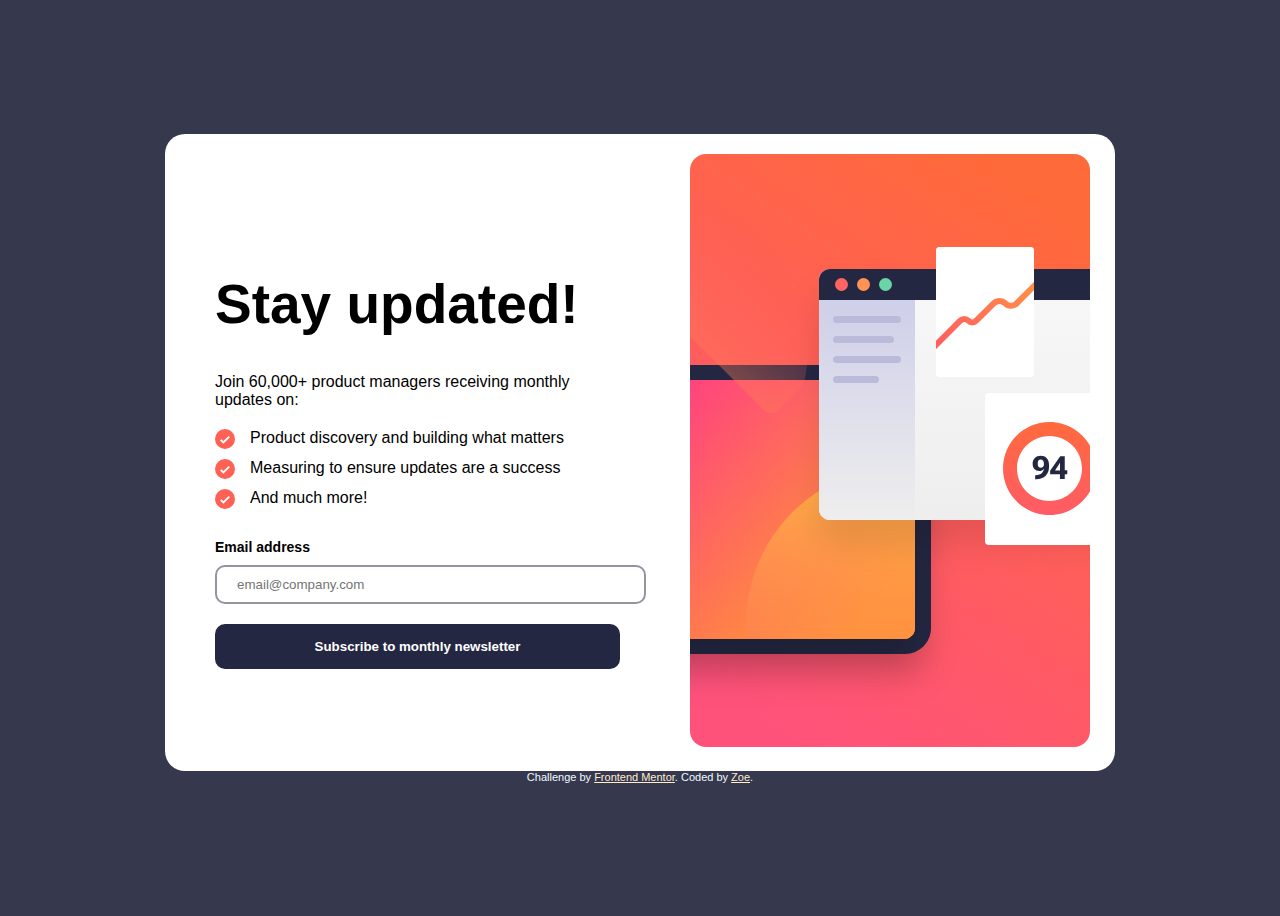
<file: index.html>
<!DOCTYPE html>
<html lang="en">
  <head>
    <meta charset="UTF-8" />
    <meta name="viewport" content="width=device-width, initial-scale=1.0" />
    <!-- displays site properly based on user's device -->

    <link
      rel="icon"
      type="image/png"
      sizes="32x32"
      href="./assets/images/favicon-32x32.png"
    />
    <link
      rel="stylesheet"
      href="https://cdn.jsdelivr.net/npm/bootstrap@4.5.3/dist/css/bootstrap.min.css"
      integrity="sha384-TX8t27EcRE3e/ihU7zmQxVncDAy5uIKz4rEkgIXeMed4M0jlfIDPvg6uqKI2xXr2"
      crossorigin="anonymous"
    />

    <title>
      Frontend Mentor | Newsletter sign-up form with success message
    </title>
    <link rel="stylesheet" href="app.css" />
    <!-- Feel free to remove these styles or customise in your own stylesheet 👍 -->
    <style>
      .attribution {
        font-size: 11px;
        text-align: center;
      }
      .attribution a {
        color: hsl(228, 45%, 44%);
      }
    </style>
  </head>

  <body>
    <!-- Sign-up form start -->
    <div id="sign_up_board">
      <div id="mobile_pic">
        <svg
          xmlns="http://www.w3.org/2000/svg"
          xmlns:xlink="http://www.w3.org/1999/xlink"
          viewBox="0 0 375 284"
        >
          <defs>
            <linearGradient id="b" x1="100%" x2="0%" y1="21.322%" y2="78.678%">
              <stop offset="0%" stop-color="#FF6A3A" />
              <stop offset="100%" stop-color="#FF527B" />
            </linearGradient>
            <linearGradient
              id="h"
              x1="22.319%"
              x2="99.127%"
              y1="28.497%"
              y2="70.858%"
            >
              <stop offset="0%" stop-color="#FF3E83" />
              <stop offset="100%" stop-color="#FF9F2E" />
            </linearGradient>
            <linearGradient id="k" x1="50%" x2="50%" y1="0%" y2="100%">
              <stop offset="0%" stop-color="#FFB443" />
              <stop offset="100%" stop-color="#FF5B64" stop-opacity="0" />
            </linearGradient>
            <linearGradient id="o" x1="50%" x2="50%" y1="0%" y2="100%">
              <stop offset="0%" stop-color="#F8F8F8" />
              <stop offset="100%" stop-color="#EEE" />
            </linearGradient>
            <linearGradient id="p" x1="50%" x2="50%" y1="0%" y2="100%">
              <stop offset="0%" stop-color="#CACBE8" />
              <stop offset="100%" stop-color="#EEE" />
              <stop offset="100%" stop-color="#CACBE8" />
            </linearGradient>
            <linearGradient
              id="r"
              x1="97.791%"
              x2="7.729%"
              y1="26.944%"
              y2="71.879%"
            >
              <stop offset="0%" stop-color="#FF9049" />
              <stop offset="100%" stop-color="#FF5E5E" />
            </linearGradient>
            <linearGradient id="t" x1="50%" x2="50%" y1="0%" y2="100%">
              <stop offset="0%" stop-color="#FF6A3D" />
              <stop offset="100%" stop-color="#FF5B66" />
            </linearGradient>
            <path
              id="a"
              d="M0 0v268c0 8.837 7.163 16 16 16h343c8.837 0 16-7.163 16-16V0H0Z"
            />
            <path
              id="e"
              d="M0 14.054C0 6.292 6.292 0 14.054 0H220c7.762 0 14.054 6.292 14.054 14.054v128.108c0 7.762-6.292 14.054-14.054 14.054H14.054C6.292 156.216 0 149.924 0 142.162V14.054Z"
            />
            <path
              id="g"
              d="M0 5.946A5.946 5.946 0 0 1 5.946 0H210.81a5.946 5.946 0 0 1 5.946 5.946v128.108A5.946 5.946 0 0 1 210.81 140H5.946A5.946 5.946 0 0 1 0 134.054V5.946Z"
            />
            <path
              id="i"
              d="M0 5.946A5.946 5.946 0 0 1 5.946 0H210.81a5.946 5.946 0 0 1 5.946 5.946v128.108A5.946 5.946 0 0 1 210.81 140H5.946A5.946 5.946 0 0 1 0 134.054V5.946Z"
            />
            <path
              id="n"
              d="M0 5.946A5.946 5.946 0 0 1 5.946 0h222.162a5.946 5.946 0 0 1 5.946 5.946V129.73a5.946 5.946 0 0 1-5.946 5.946H5.946A5.946 5.946 0 0 1 0 129.73V5.946Z"
            />
            <path
              id="q"
              d="M0 2.162C0 .968.968 0 2.162 0h48.649c1.194 0 2.162.968 2.162 2.162v65.946a2.162 2.162 0 0 1-2.162 2.162H2.162A2.162 2.162 0 0 1 0 68.108V2.162Z"
            />
            <filter
              id="d"
              width="151.3%"
              height="176.8%"
              x="-25.6%"
              y="-23%"
              filterUnits="objectBoundingBox"
            >
              <feOffset dy="24" in="SourceAlpha" result="shadowOffsetOuter1" />
              <feGaussianBlur
                in="shadowOffsetOuter1"
                result="shadowBlurOuter1"
                stdDeviation="16"
              />
              <feColorMatrix
                in="shadowBlurOuter1"
                values="0 0 0 0 0 0 0 0 0 0 0 0 0 0 0 0 0 0 0.100000001 0"
              />
            </filter>
            <filter
              id="f"
              width="155.4%"
              height="185.7%"
              x="-27.7%"
              y="-25.7%"
              filterUnits="objectBoundingBox"
            >
              <feOffset dy="24" in="SourceAlpha" result="shadowOffsetOuter1" />
              <feGaussianBlur
                in="shadowOffsetOuter1"
                result="shadowBlurOuter1"
                stdDeviation="16"
              />
              <feColorMatrix
                in="shadowBlurOuter1"
                values="0 0 0 0 0 0 0 0 0 0 0 0 0 0 0 0 0 0 0.100000001 0"
              />
            </filter>
            <filter
              id="j"
              width="155.4%"
              height="185.7%"
              x="-27.7%"
              y="-25.7%"
              filterUnits="objectBoundingBox"
            >
              <feOffset dy="24" in="SourceAlpha" result="shadowOffsetOuter1" />
              <feGaussianBlur
                in="shadowOffsetOuter1"
                result="shadowBlurOuter1"
                stdDeviation="16"
              />
              <feColorMatrix
                in="shadowBlurOuter1"
                values="0 0 0 0 0 0 0 0 0 0 0 0 0 0 0 0 0 0 0.100000001 0"
              />
            </filter>
            <filter
              id="m"
              width="151.3%"
              height="188.4%"
              x="-25.6%"
              y="-26.5%"
              filterUnits="objectBoundingBox"
            >
              <feOffset dy="24" in="SourceAlpha" result="shadowOffsetOuter1" />
              <feGaussianBlur
                in="shadowOffsetOuter1"
                result="shadowBlurOuter1"
                stdDeviation="16"
              />
              <feColorMatrix
                in="shadowBlurOuter1"
                values="0 0 0 0 0 0 0 0 0 0 0 0 0 0 0 0 0 0 0.100000001 0"
              />
            </filter>
          </defs>
          <g fill="none" fill-rule="evenodd">
            <mask id="c" fill="#fff"><use xlink:href="#a" /></mask>
            <path
              d="M0 0v268c0 8.837 7.163 16 16 16h343c8.837 0 16-7.163 16-16V0H0Z"
            />
            <path
              fill="url(#b)"
              fill-rule="nonzero"
              d="M0 0v268c0 8.837 7.163 16 16 16h343c8.837 0 16-7.163 16-16V0H0Z"
              mask="url(#c)"
            />
            <g mask="url(#c)">
              <g fill-rule="nonzero" transform="translate(-16 87.784)">
                <use xlink:href="#e" fill="#000" filter="url(#d)" />
                <use xlink:href="#e" fill="#242742" />
              </g>
              <g transform="translate(-7.351 95.892)">
                <g fill-rule="nonzero">
                  <use xlink:href="#g" fill="#000" filter="url(#f)" />
                  <use xlink:href="#g" fill="url(#h)" />
                </g>
                <mask id="l" fill="#fff"><use xlink:href="#i" /></mask>
                <g fill-rule="nonzero">
                  <use xlink:href="#i" fill="#000" filter="url(#j)" />
                  <use xlink:href="#i" fill="url(#h)" />
                </g>
                <circle
                  cx="210.81"
                  cy="131.892"
                  r="85.405"
                  fill="url(#k)"
                  fill-rule="nonzero"
                  mask="url(#l)"
                />
                <circle
                  cx="73.754"
                  cy="-18.678"
                  r="85.405"
                  fill="url(#k)"
                  fill-rule="nonzero"
                  mask="url(#l)"
                  transform="rotate(-135 73.754 -18.678)"
                />
              </g>
              <g fill-rule="nonzero" transform="translate(157.513 35.892)">
                <use xlink:href="#n" fill="#000" filter="url(#m)" />
                <use xlink:href="#n" fill="url(#o)" />
                <path
                  fill="url(#p)"
                  d="M0 5.946A5.946 5.946 0 0 1 5.946 0h45.946v135.676H5.946A5.946 5.946 0 0 1 0 129.73V5.946Z"
                />
                <path
                  fill="#BABBDB"
                  d="M7.568 27.297c0-1.045.847-1.892 1.891-1.892h32.973a1.892 1.892 0 0 1 0 3.784H9.46a1.892 1.892 0 0 1-1.891-1.892Zm0 10.811c0-1.045.847-1.892 1.891-1.892h29.19a1.892 1.892 0 0 1 0 3.784H9.459a1.892 1.892 0 0 1-1.891-1.892Zm0 10.81c0-1.044.847-1.891 1.891-1.891h32.973a1.892 1.892 0 0 1 0 3.784H9.46a1.892 1.892 0 0 1-1.891-1.892Zm0 10.812c0-1.045.847-1.892 1.891-1.892h21.082a1.892 1.892 0 0 1 0 3.784H9.459a1.892 1.892 0 0 1-1.891-1.892Z"
                />
                <path
                  fill="#242742"
                  d="M0 5.946A5.946 5.946 0 0 1 5.946 0h222.162a5.946 5.946 0 0 1 5.946 5.946v10.81H0V5.947Z"
                />
                <g transform="translate(8.649 4.865)">
                  <circle cx="3.514" cy="3.514" r="3.514" fill="#FF6464" />
                  <circle cx="15.406" cy="3.514" r="3.514" fill="#FF9255" />
                  <circle cx="27.297" cy="3.514" r="3.514" fill="#6BD4A8" />
                </g>
              </g>
              <g transform="translate(220.757 24)">
                <path
                  fill="#FFF"
                  fill-rule="nonzero"
                  d="M0 2.162C0 .968.968 0 2.162 0h48.649c1.194 0 2.162.968 2.162 2.162v65.946a2.162 2.162 0 0 1-2.162 2.162H2.162A2.162 2.162 0 0 1 0 68.108V2.162Z"
                />
                <mask id="s" fill="#fff"><use xlink:href="#q" /></mask>
                <use xlink:href="#q" fill="#FFF" fill-rule="nonzero" />
                <path
                  fill="url(#r)"
                  fill-rule="nonzero"
                  d="M58.444 15.61c.633.633.634 1.66 0 2.293l-13.662 13.67a6.018 6.018 0 0 1-8.512 0 2.774 2.774 0 0 0-3.925 0l-9.422 9.429a4.685 4.685 0 0 1-6.628 0 1.442 1.442 0 0 0-2.04 0L-3.178 58.444A1.622 1.622 0 1 1-5.47 56.15L11.96 38.709a4.685 4.685 0 0 1 6.629 0 1.442 1.442 0 0 0 2.04 0l9.422-9.428a6.018 6.018 0 0 1 8.513 0 2.774 2.774 0 0 0 3.924 0l13.663-13.67a1.622 1.622 0 0 1 2.293-.001Z"
                  mask="url(#s)"
                />
                <path
                  fill="#FFF"
                  fill-rule="nonzero"
                  d="M26.487 81.081c0-1.194.968-2.162 2.162-2.162h64.865c1.194 0 2.162.968 2.162 2.162v77.838a2.162 2.162 0 0 1-2.162 2.162H28.649a2.162 2.162 0 0 1-2.162-2.162V81.081Z"
                />
                <path
                  fill="url(#t)"
                  d="M25.135 42.703c9.702 0 17.568-7.866 17.568-17.568 0-9.702-7.866-17.567-17.568-17.567-9.702 0-17.567 7.865-17.567 17.567s7.865 17.568 17.567 17.568Zm0 7.567c13.882 0 25.135-11.253 25.135-25.135C50.27 11.253 39.017 0 25.135 0 11.253 0 0 11.253 0 25.135 0 39.017 11.253 50.27 25.135 50.27Z"
                  transform="translate(36.217 94.595)"
                />
                <path
                  fill="#242742"
                  fill-rule="nonzero"
                  d="M52.222 117.145c0 1.228.318 2.2.954 2.914.637.71 1.504 1.064 2.602 1.064 1.019 0 1.816-.363 2.39-1.09.58-.726.87-1.632.87-2.719h-.634c0 .62-.171 1.112-.515 1.478a1.688 1.688 0 0 1-1.284.55c-.546 0-.951-.184-1.216-.55-.264-.371-.397-.915-.397-1.63 0-.816.133-1.402.397-1.757.27-.36.67-.54 1.2-.54.568 0 1.01.234 1.326.7.315.468.473 1.304.473 2.51l.076.337c0 1.785-.392 3.052-1.174 3.8-.783.75-1.89 1.121-3.32 1.116h-.38v2.145h.44c2.297-.023 4.05-.645 5.261-1.867 1.216-1.227 1.825-2.88 1.825-4.957v-.44c0-1.869-.42-3.22-1.259-4.054-.839-.839-1.923-1.258-3.252-1.258-1.334 0-2.398.386-3.192 1.157s-1.191 1.802-1.191 3.091Zm14.764 8.26h2.61v-12.297h-2.442l-5.464 7.872v1.858h9.265v-2.103h-2.669l-.439.042h-3.514l2.61-4.088h.085v5.186l-.042.296v3.234Z"
                />
              </g>
            </g>
          </g>
        </svg>
      </div>

      <div id="leftPart">
        <h1 style="font-size: 55px; font-weight: 700">Stay updated!</h1>
        <p style="margin: 10px auto">
          Join 60,000+ product managers receiving monthly updates on:
        </p>
        <div class="list" style="margin-top: 20px">
          <svg
            xmlns="http://www.w3.org/2000/svg"
            width="21"
            height="21"
            viewBox="0 0 21 21"
            style="margin-right: 15px"
            class="fixed_size"
          >
            <g fill="none">
              <circle cx="10.5" cy="10.5" r="10.5" fill="#FF6155" />
              <path
                stroke="#FFF"
                stroke-width="2"
                d="M6 11.381 8.735 14 15 8"
              />
            </g></svg
          >Product discovery and building what matters
        </div>
        <div class="list">
          <svg
            xmlns="http://www.w3.org/2000/svg"
            width="21"
            height="21"
            viewBox="0 0 21 21"
            style="margin-right: 15px"
            class="fixed_size"
          >
            <g fill="none">
              <circle cx="10.5" cy="10.5" r="10.5" fill="#FF6155" />
              <path
                stroke="#FFF"
                stroke-width="2"
                d="M6 11.381 8.735 14 15 8"
              />
            </g></svg
          >Measuring to ensure updates are a success
        </div>
        <div class="list" style="margin-bottom: 30px">
          <svg
            xmlns="http://www.w3.org/2000/svg"
            width="21"
            height="21"
            viewBox="0 0 21 21"
            style="margin-right: 15px"
            class="fixed_size"
          >
            <g fill="none">
              <circle cx="10.5" cy="10.5" r="10.5" fill="#FF6155" />
              <path
                stroke="#FFF"
                stroke-width="2"
                d="M6 11.381 8.735 14 15 8"
              />
            </g></svg
          >And much more!
        </div>
        <form id="formToSub" action="success.html">
          <div
            style="
              margin-right: 0px;
              display: flex;
              justify-content: space-between;
              font-size: 14px;
            "
          >
            <div style="font-weight: 700">Email address</div>
            <div id="status"></div>
          </div>

          <input
            type="email"
            name=""
            id="email"
            placeholder="email@company.com"
          />
          <button id="sub">Subscribe to monthly newsletter</button>
        </form>
      </div>
      <div id="rightPart">
        <img src="assets/images/illustration-sign-up-desktop copy.svg" alt="" />
      </div>
    </div>
  </body>

  <footer class="attribution" style="color: aliceblue">
    Challenge by
    <a
      style="color: blanchedalmond"
      href="https://www.frontendmentor.io?ref=challenge"
      target="_blank"
      >Frontend Mentor</a
    >. Coded by
    <a
      href="https://www.frontendmentor.io/profile/ZoeLong98"
      style="color: blanchedalmond"
      >Zoe</a
    >.
  </footer>
  <script src="app.js"></script>
</html>
</file>
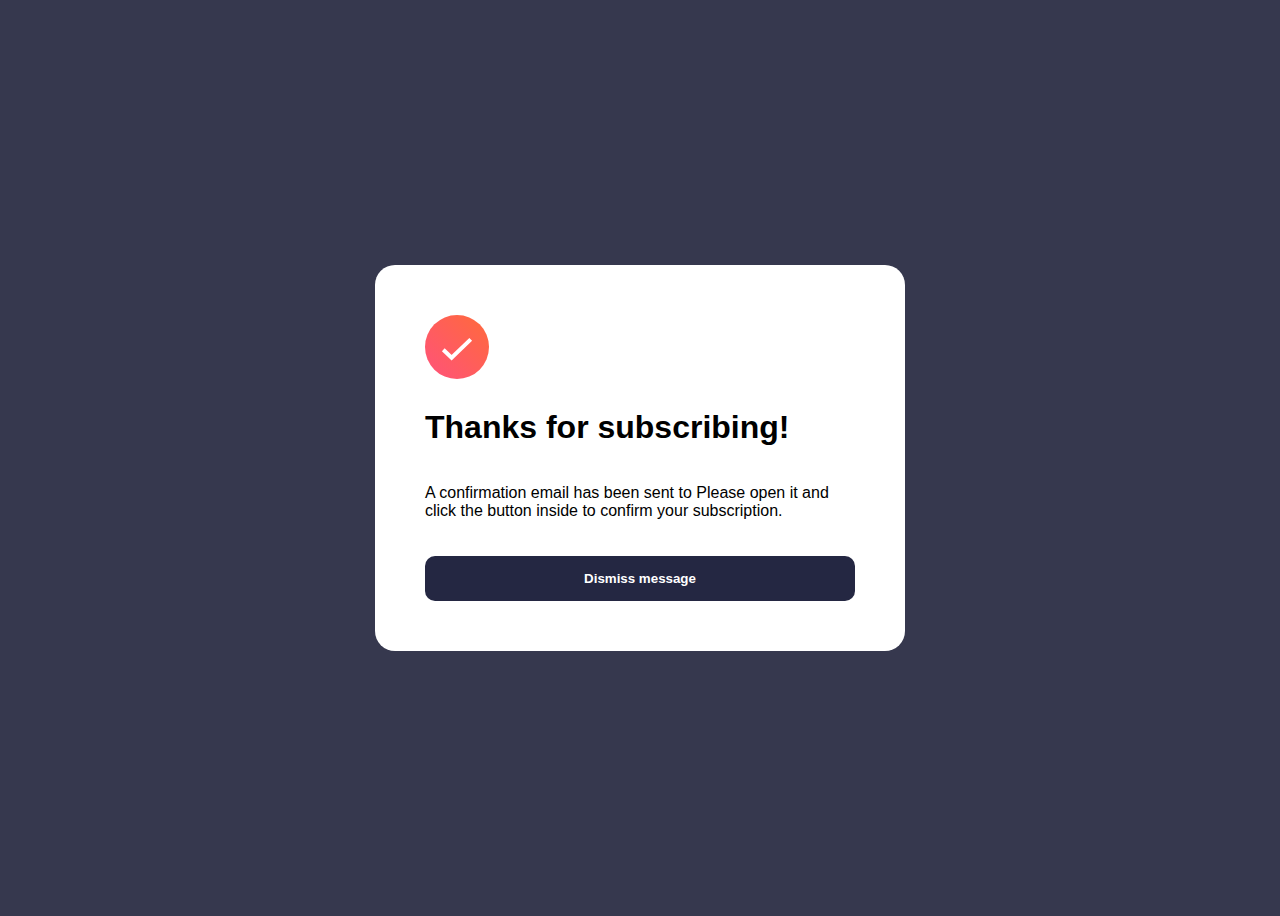
<file: success.html>
<!DOCTYPE html>
<html>
  <head>
    <meta charset="UTF-8" />
    <meta name="viewport" content="width=device-width, initial-scale=1.0" />
    <!-- displays site properly based on user's device -->

    <link
      rel="icon"
      type="image/png"
      sizes="32x32"
      href="./assets/images/favicon-32x32.png"
    />
    <link
      rel="stylesheet"
      href="https://cdn.jsdelivr.net/npm/bootstrap@4.5.3/dist/css/bootstrap.min.css"
      integrity="sha384-TX8t27EcRE3e/ihU7zmQxVncDAy5uIKz4rEkgIXeMed4M0jlfIDPvg6uqKI2xXr2"
      crossorigin="anonymous"
    />

    <title>
      Frontend Mentor | Newsletter sign-up form with success message
    </title>
    <link rel="stylesheet" href="app.css" />
    <!-- Feel free to remove these styles or customise in your own stylesheet 👍 -->
    <style>
      .attribution {
        font-size: 11px;
        text-align: center;
      }
      .attribution a {
        color: hsl(228, 45%, 44%);
      }
    </style>
  </head>
  <body>
    <div id="board">
      <svg
        xmlns="http://www.w3.org/2000/svg"
        width="64"
        height="64"
        viewBox="0 0 64 64"
      >
        <defs>
          <linearGradient id="a" x1="100%" x2="0%" y1="0%" y2="100%">
            <stop offset="0%" stop-color="#FF6A3A" />
            <stop offset="100%" stop-color="#FF527B" />
          </linearGradient>
        </defs>
        <g fill="none">
          <circle cx="32" cy="32" r="32" fill="url(#a)" />
          <path
            stroke="#FFF"
            stroke-width="4"
            d="m18.286 34.686 8.334 7.98 19.094-18.285"
          />
        </g>
      </svg>
      <h1 style="margin-top: 30px">Thanks for subscribing!</h1>
      <p>
        A confirmation email has been sent to <b id="confirmEmail">.</b> Please
        open it and click the button inside to confirm your subscription.
      </p>
      <form action="">
        <button id="success_button">Dismiss message</button>
      </form>
    </div>
  </body>
  <script src="success.js"></script>
</html>
</file>
<file: app.css>
@font-face {
  font-family: "roboto";
  src: url("assets/fonts/Roboto-Bold.ttf") format("ttf"),
    url("assets/fonts/Roboto-Regular.ttf") format("ttf");
}

body {
  font-family: "roboto", sans-serif;
}
@media (max-width: 548px) {
  body {
    display: flex;
    flex-direction: column;

    min-height: 100vh;
    background-color: hsl(0, 0%, 100%);
    font-size: 16px;
  }

  #sign_up_board {
    display: flex;
    flex-direction: column;
    background-color: hsl(0, 0%, 100%);
    border-radius: 20px;
  }

  #board {
    display: flex;
    flex-direction: column;
    background-color: hsl(0, 0%, 100%);
    border-radius: 20px;
    padding: 10%;
    padding-top: 30%;
  }

  #leftPart {
    width: 100%;
    flex-direction: column;
    padding: 40px 30px;
  }

  #rightPart {
    display: none;
  }
  #mobile_pic {
    width: 100%;
  }
  #success_button {
    position: fixed;
    bottom: 20px;
    width: 80%;
    left: 50%;
    transform: translateX(-50%);
  }
}

@media (min-width: 548px) {
  #mobile_pic {
    display: none;
  }
  body {
    display: flex;
    flex-direction: column;
    justify-content: center;
    align-items: center;
    min-height: 100vh;
    background-color: hsl(235, 18%, 26%);
    font-size: 16px;
  }

  #sign_up_board {
    display: flex;
    flex-direction: row;
    background-color: hsl(0, 0%, 100%);
    justify-content: center;
    align-items: center;
    border-radius: 20px;
    width: 950px;
  }

  #board {
    display: flex;
    flex-direction: column;
    background-color: hsl(0, 0%, 100%);
    border-radius: 20px;
    justify-content: center;
    padding: 50px;
    width: 430px;
  }

  #leftPart {
    width: 50%;
    flex-direction: column;
    margin: 60px 50px;
  }

  #rightPart {
    width: 50%;
    margin: 20px 20px;
  }
}

.list {
  display: flex;
  flex-direction: row;
  margin: 10px 0px;
}

#email {
  width: 100%;
}

input {
  margin-top: 10px;
  padding-left: 20px;
  padding-top: 10px;
  padding-bottom: 10px;
  border: 2px solid hsl(231, 7%, 60%);
  border-radius: 10px;
}

button {
  font-weight: 700;
  background: hsl(234, 29%, 20%);
  width: 100%;
  margin-top: 20px;
  color: white;
  padding: 15px;
  border-radius: 10px;
  border: none;
}

button:hover {
  background: linear-gradient(to right, hsl(4, 100%, 67%), orange);
}

#status {
  color: hsl(4, 100%, 67%);
}

.fixed_size {
  width: 20px;
  height: 20px;
}
</file>
